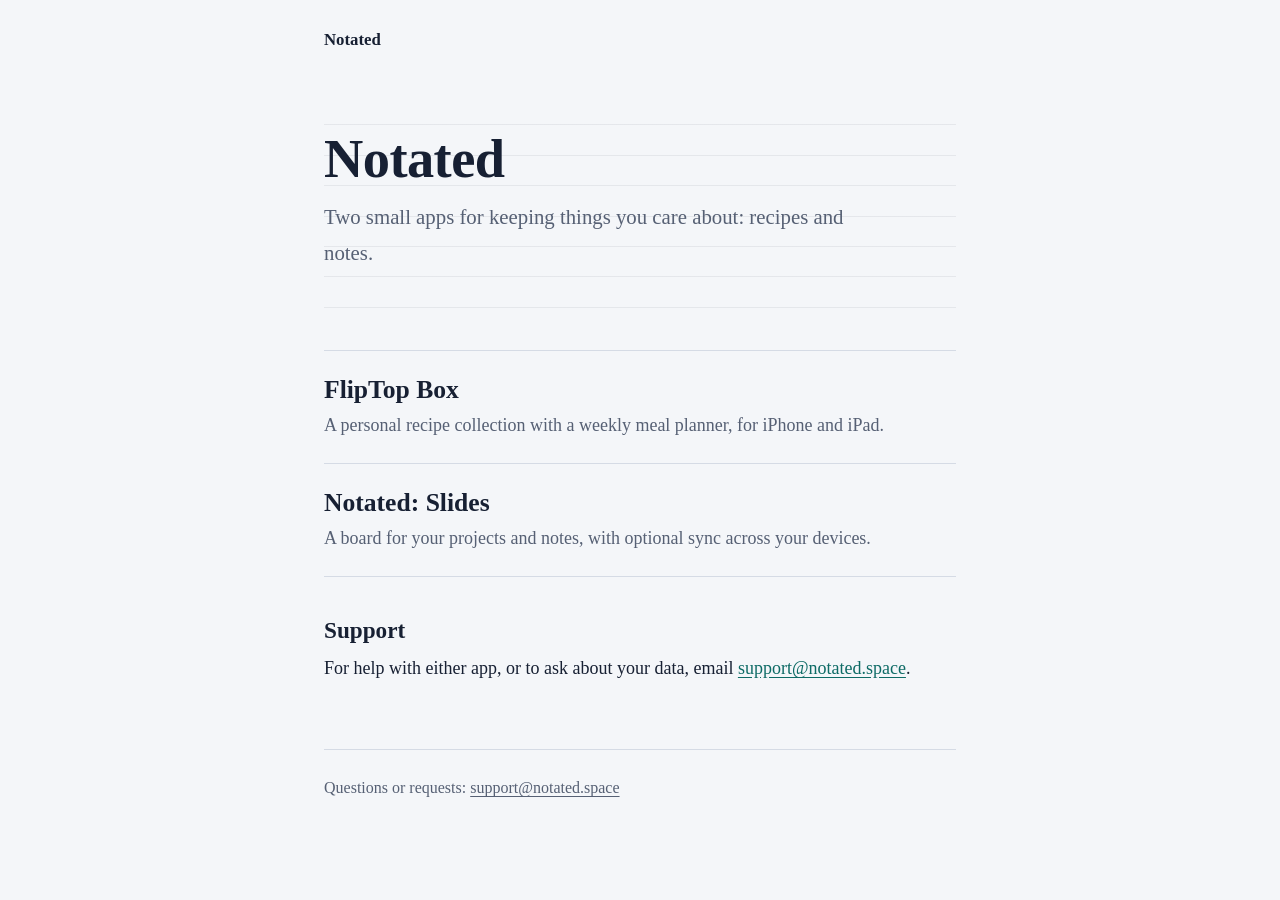
<file: index.html>
<!DOCTYPE html>
<html lang="en">

<head>
    <meta charset="utf-8">
    <meta name="viewport" content="width=device-width, initial-scale=1">
    <title>Notated: apps by an independent developer</title>
    <meta name="description" content="FlipTop Box and Notated: Slides, apps by an independent developer.">
    <link rel="stylesheet" href="style.css">
</head>

<body>
    <div class="wrap">
        <header class="site"><a href="./">Notated</a></header>
        <main>

            <div class="ruled">
                <h1>Notated</h1>
                <p class="lede">Two small apps for keeping things you care about: recipes and notes.</p>
            </div>
            <ul class="apps">
                <li>
                    <h2><a href="fliptop-box/">FlipTop Box</a></h2>
                    <p>A personal recipe collection with a weekly meal planner, for iPhone and iPad.</p>
                </li>
                <li>
                    <h2><a href="notated-slides/">Notated: Slides</a></h2>
                    <p>A board for your projects and notes, with optional sync across your devices.</p>
                </li>
            </ul>
            <h2>Support</h2>
            <p>For help with either app, or to ask about your data, email <a
                    href="mailto:support@notated.space">support@notated.space</a>.</p>

        </main>
        <footer class="site">
            <p>Questions or requests: <a href="mailto:support@notated.space">support@notated.space</a></p>
        </footer>
    </div>
</body>

</html>
</file>
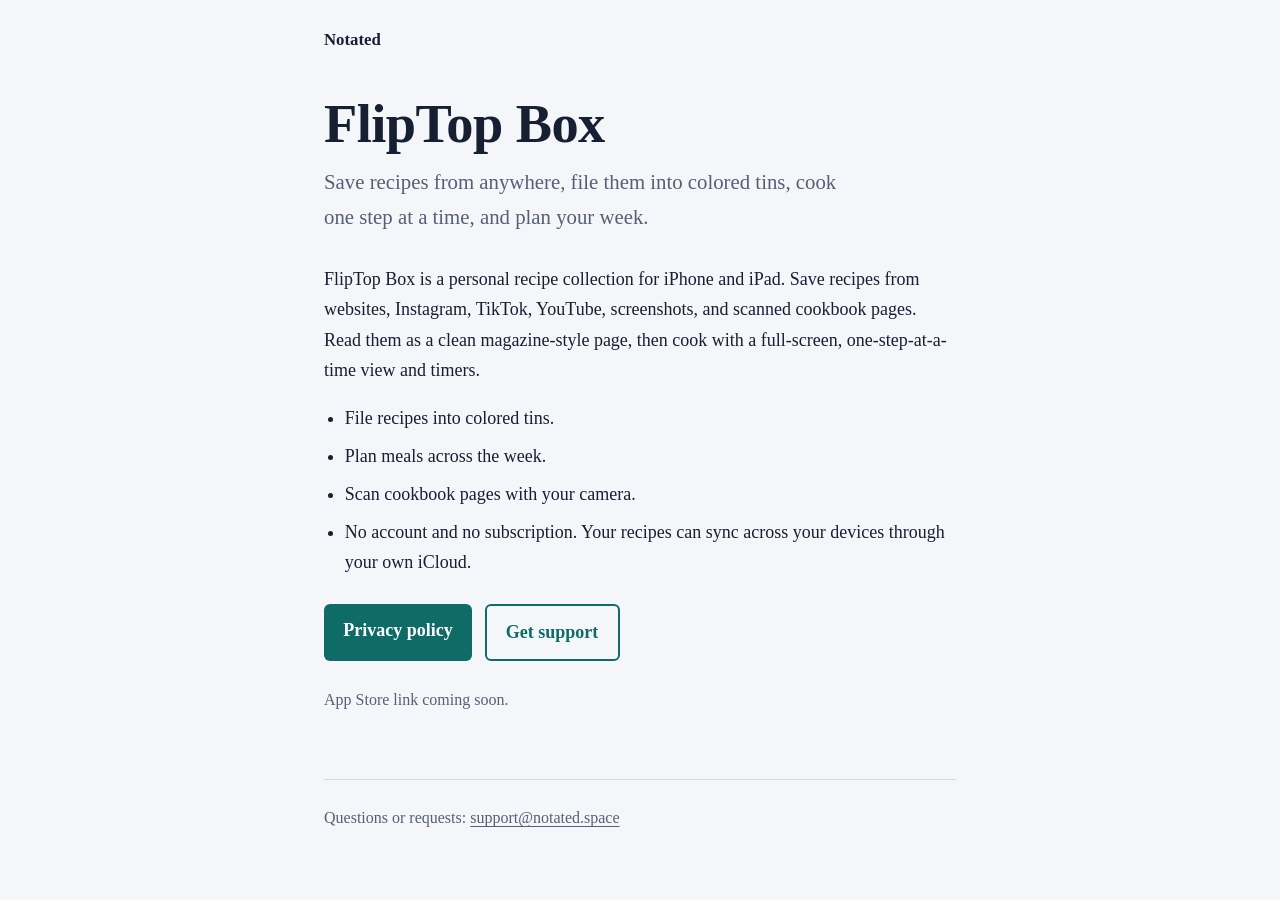
<file: fliptop-box/index.html>
<!DOCTYPE html>
<html lang="en">
<head>
<meta charset="utf-8">
<meta name="viewport" content="width=device-width, initial-scale=1">
<title>FlipTop Box</title>
<meta name="description" content="FlipTop Box: a personal recipe collection with meal planning for iPhone and iPad.">
<link rel="stylesheet" href="../style.css">
</head>
<body>
<div class="wrap">
<header class="site"><a href="../">Notated</a></header>
<main>

<h1>FlipTop Box</h1>
<p class="lede">Save recipes from anywhere, file them into colored tins, cook one step at a time, and plan your week.</p>
<p>FlipTop Box is a personal recipe collection for iPhone and iPad. Save recipes from websites, Instagram, TikTok, YouTube, screenshots, and scanned cookbook pages. Read them as a clean magazine-style page, then cook with a full-screen, one-step-at-a-time view and timers.</p>
<ul>
<li>File recipes into colored tins.</li>
<li>Plan meals across the week.</li>
<li>Scan cookbook pages with your camera.</li>
<li>No account and no subscription. Your recipes can sync across your devices through your own iCloud.</li>
</ul>
<div class="actions">
<a class="btn" href="privacy/">Privacy policy</a>
<a class="btn quiet" href="mailto:support@notated.space?subject=FlipTop%20Box%20support">Get support</a>
</div>
<p class="meta">App Store link coming soon.</p>

</main>
<footer class="site">
<p>Questions or requests: <a href="mailto:support@notated.space">support@notated.space</a></p>
</footer>
</div>
</body>
</html>
</file>
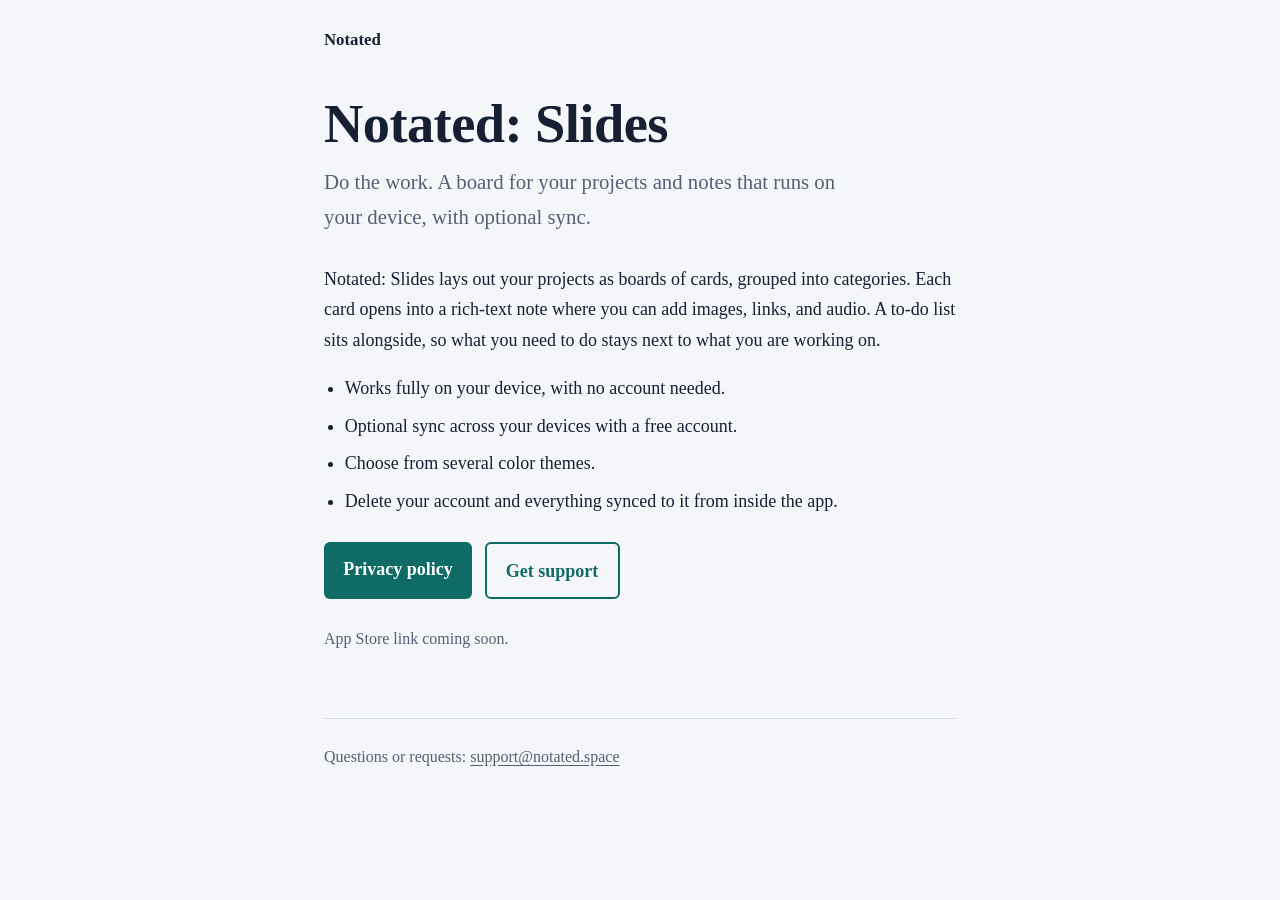
<file: notated-slides/index.html>
<!DOCTYPE html>
<html lang="en">
<head>
<meta charset="utf-8">
<meta name="viewport" content="width=device-width, initial-scale=1">
<title>Notated: Slides</title>
<meta name="description" content="Notated: Slides, a board for your projects and notes with optional sync.">
<link rel="stylesheet" href="../style.css">
</head>
<body>
<div class="wrap">
<header class="site"><a href="../">Notated</a></header>
<main>

<h1>Notated: Slides</h1>
<p class="lede">Do the work. A board for your projects and notes that runs on your device, with optional sync.</p>
<p>Notated: Slides lays out your projects as boards of cards, grouped into categories. Each card opens into a rich-text note where you can add images, links, and audio. A to-do list sits alongside, so what you need to do stays next to what you are working on.</p>
<ul>
<li>Works fully on your device, with no account needed.</li>
<li>Optional sync across your devices with a free account.</li>
<li>Choose from several color themes.</li>
<li>Delete your account and everything synced to it from inside the app.</li>
</ul>
<div class="actions">
<a class="btn" href="privacy/">Privacy policy</a>
<a class="btn quiet" href="mailto:support@notated.space?subject=Notated%3A%20Slides%20support">Get support</a>
</div>
<p class="meta">App Store link coming soon.</p>

</main>
<footer class="site">
<p>Questions or requests: <a href="mailto:support@notated.space">support@notated.space</a></p>
</footer>
</div>
</body>
</html>
</file>
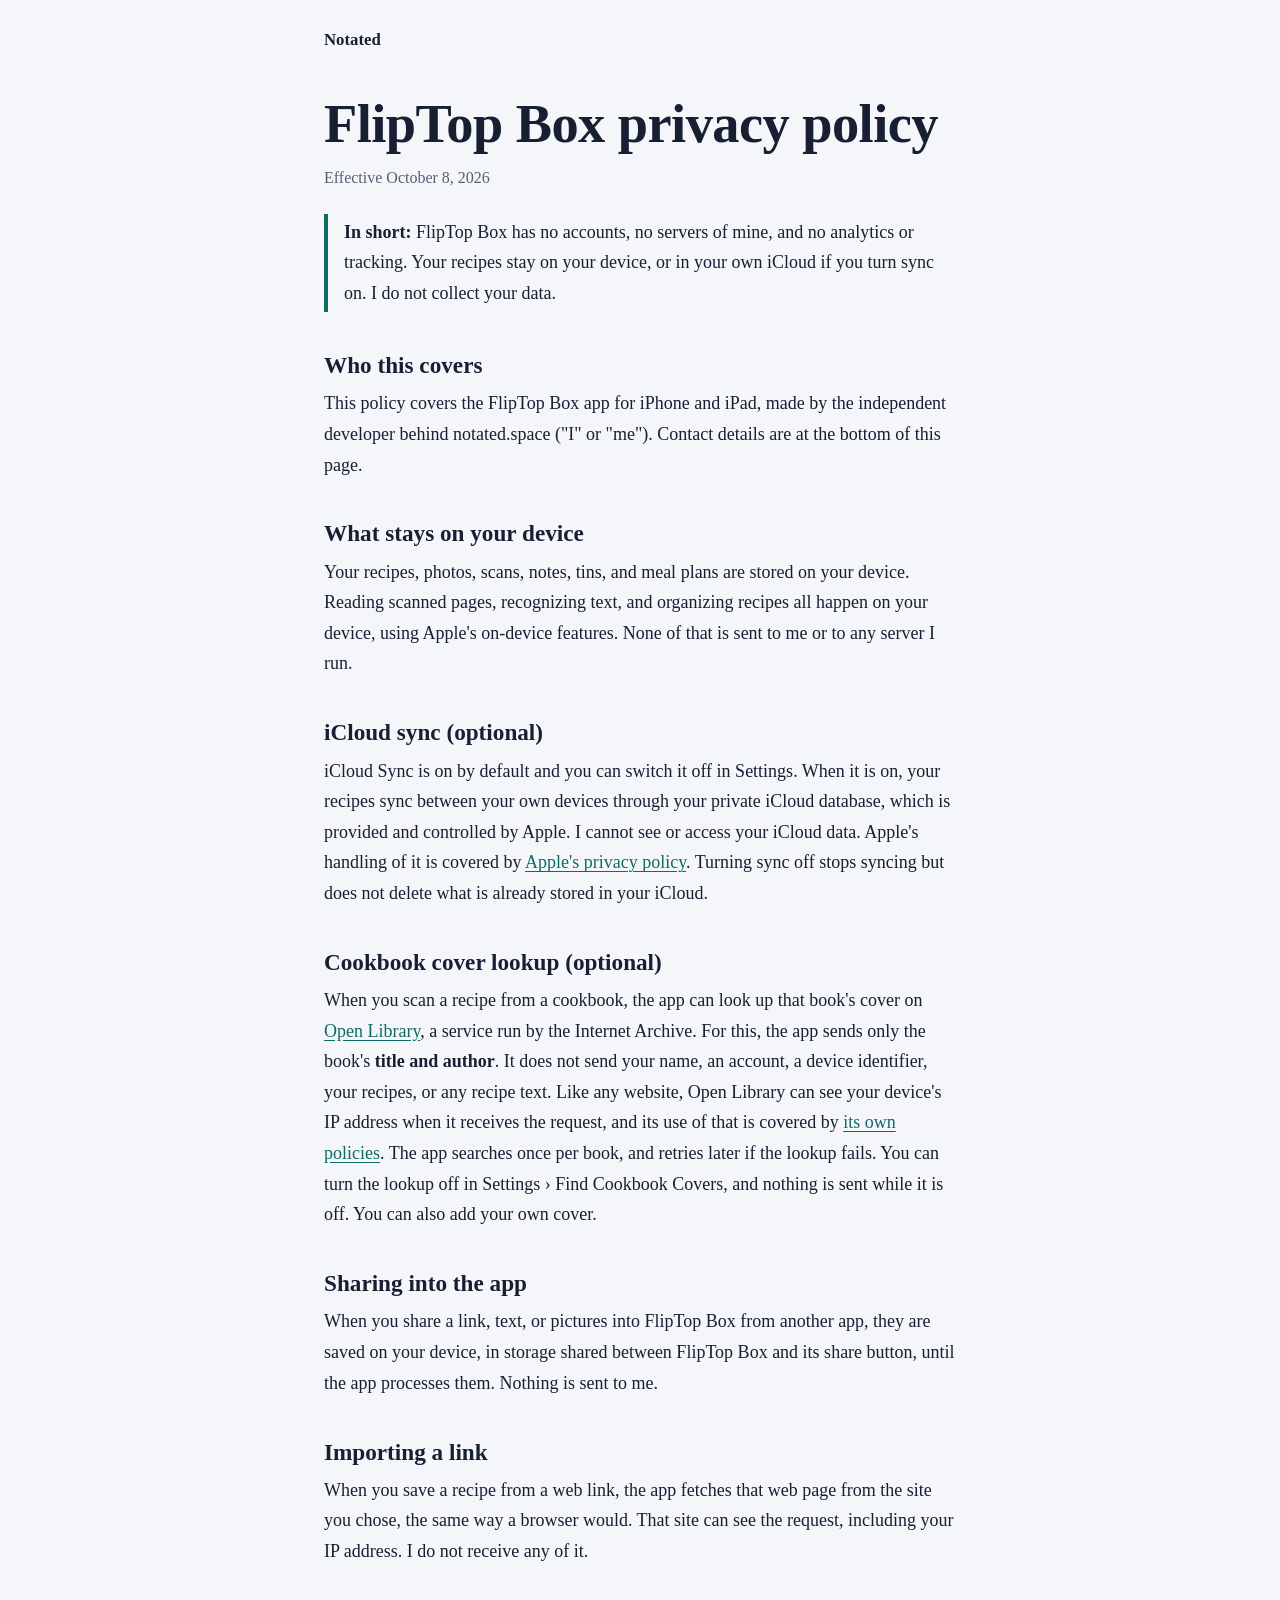
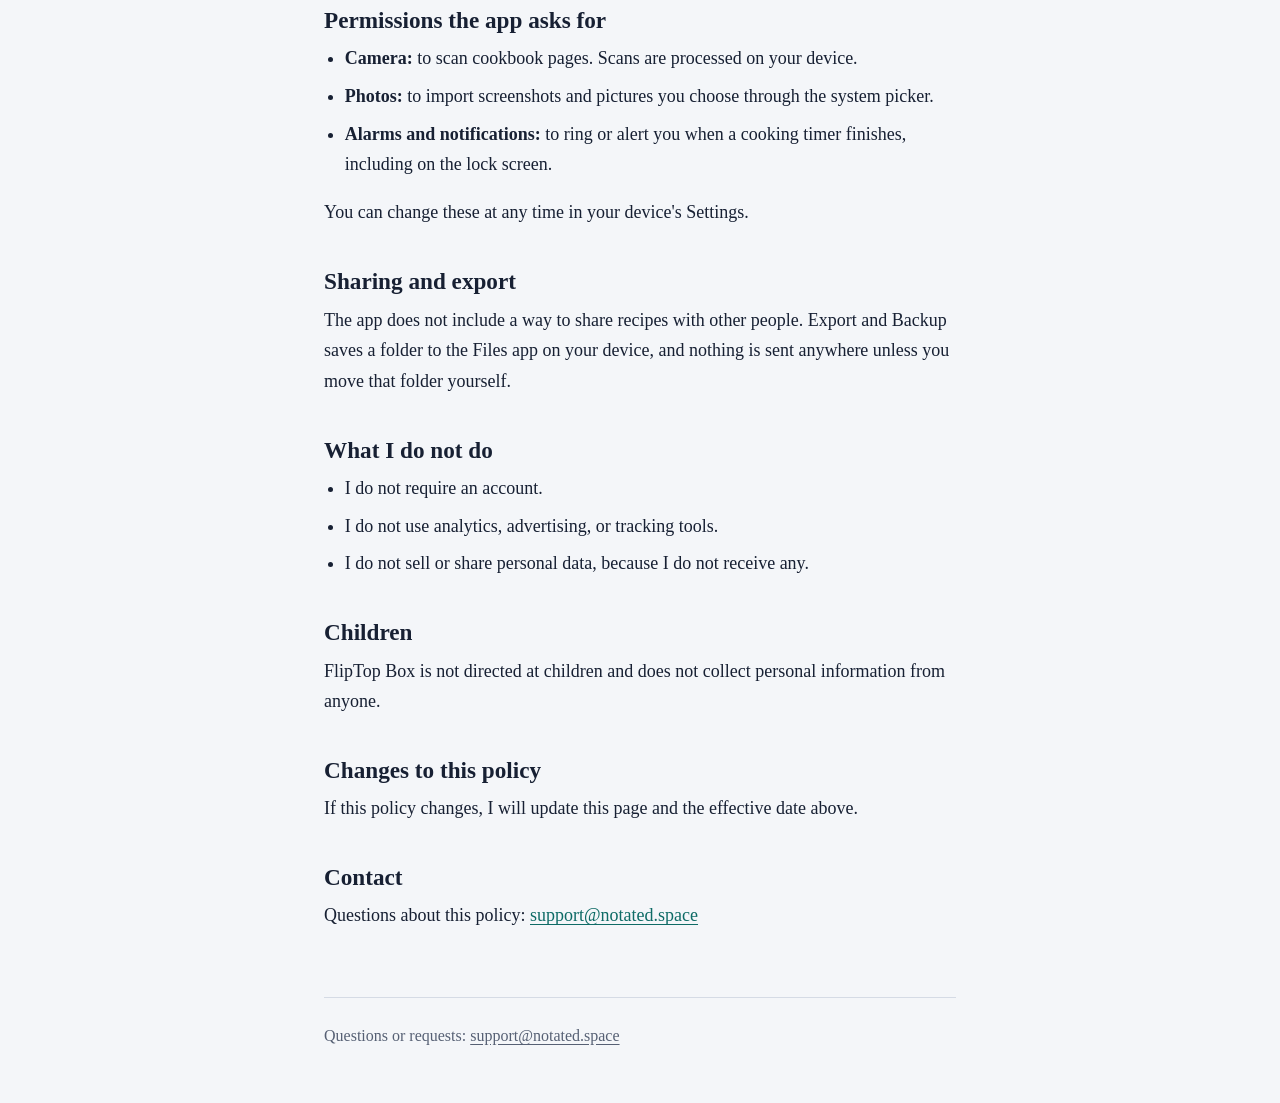
<file: fliptop-box/privacy/index.html>
<!DOCTYPE html>
<html lang="en">
<head>
<meta charset="utf-8">
<meta name="viewport" content="width=device-width, initial-scale=1">
<title>FlipTop Box privacy policy</title>
<meta name="description" content="How FlipTop Box handles your data.">
<link rel="stylesheet" href="../../style.css">
</head>
<body>
<div class="wrap">
<header class="site"><a href="../../">Notated</a></header>
<main>

<h1>FlipTop Box privacy policy</h1>
<p class="meta">Effective October 8, 2026</p>

<p class="note"><strong>In short:</strong> FlipTop Box has no accounts, no servers of mine, and no analytics or tracking. Your recipes stay on your device, or in your own iCloud if you turn sync on. I do not collect your data.</p>

<h2>Who this covers</h2>
<p>This policy covers the FlipTop Box app for iPhone and iPad, made by the independent developer behind notated.space ("I" or "me"). Contact details are at the bottom of this page.</p>

<h2>What stays on your device</h2>
<p>Your recipes, photos, scans, notes, tins, and meal plans are stored on your device. Reading scanned pages, recognizing text, and organizing recipes all happen on your device, using Apple's on-device features. None of that is sent to me or to any server I run.</p>

<h2>iCloud sync (optional)</h2>
<p>iCloud Sync is on by default and you can switch it off in Settings. When it is on, your recipes sync between your own devices through your private iCloud database, which is provided and controlled by Apple. I cannot see or access your iCloud data. Apple's handling of it is covered by <a href="https://www.apple.com/legal/privacy/">Apple's privacy policy</a>. Turning sync off stops syncing but does not delete what is already stored in your iCloud.</p>

<h2>Cookbook cover lookup (optional)</h2>
<p>When you scan a recipe from a cookbook, the app can look up that book's cover on <a href="https://openlibrary.org">Open Library</a>, a service run by the Internet Archive. For this, the app sends only the book's <strong>title and author</strong>. It does not send your name, an account, a device identifier, your recipes, or any recipe text. Like any website, Open Library can see your device's IP address when it receives the request, and its use of that is covered by <a href="https://archive.org/about/terms.php">its own policies</a>. The app searches once per book, and retries later if the lookup fails. You can turn the lookup off in Settings › Find Cookbook Covers, and nothing is sent while it is off. You can also add your own cover.</p>

<h2>Sharing into the app</h2>
<p>When you share a link, text, or pictures into FlipTop Box from another app, they are saved on your device, in storage shared between FlipTop Box and its share button, until the app processes them. Nothing is sent to me.</p>

<h2>Importing a link</h2>
<p>When you save a recipe from a web link, the app fetches that web page from the site you chose, the same way a browser would. That site can see the request, including your IP address. I do not receive any of it.</p>

<h2>Permissions the app asks for</h2>
<ul>
<li><strong>Camera:</strong> to scan cookbook pages. Scans are processed on your device.</li>
<li><strong>Photos:</strong> to import screenshots and pictures you choose through the system picker.</li>
<li><strong>Alarms and notifications:</strong> to ring or alert you when a cooking timer finishes, including on the lock screen.</li>
</ul>
<p>You can change these at any time in your device's Settings.</p>

<h2>Sharing and export</h2>
<p>The app does not include a way to share recipes with other people. Export and Backup saves a folder to the Files app on your device, and nothing is sent anywhere unless you move that folder yourself.</p>

<h2>What I do not do</h2>
<ul>
<li>I do not require an account.</li>
<li>I do not use analytics, advertising, or tracking tools.</li>
<li>I do not sell or share personal data, because I do not receive any.</li>
</ul>

<h2>Children</h2>
<p>FlipTop Box is not directed at children and does not collect personal information from anyone.</p>

<h2>Changes to this policy</h2>
<p>If this policy changes, I will update this page and the effective date above.</p>

<h2>Contact</h2>
<p>Questions about this policy: <a href="mailto:support@notated.space">support@notated.space</a></p>

</main>
<footer class="site">
<p>Questions or requests: <a href="mailto:support@notated.space">support@notated.space</a></p>
</footer>
</div>
</body>
</html>
</file>
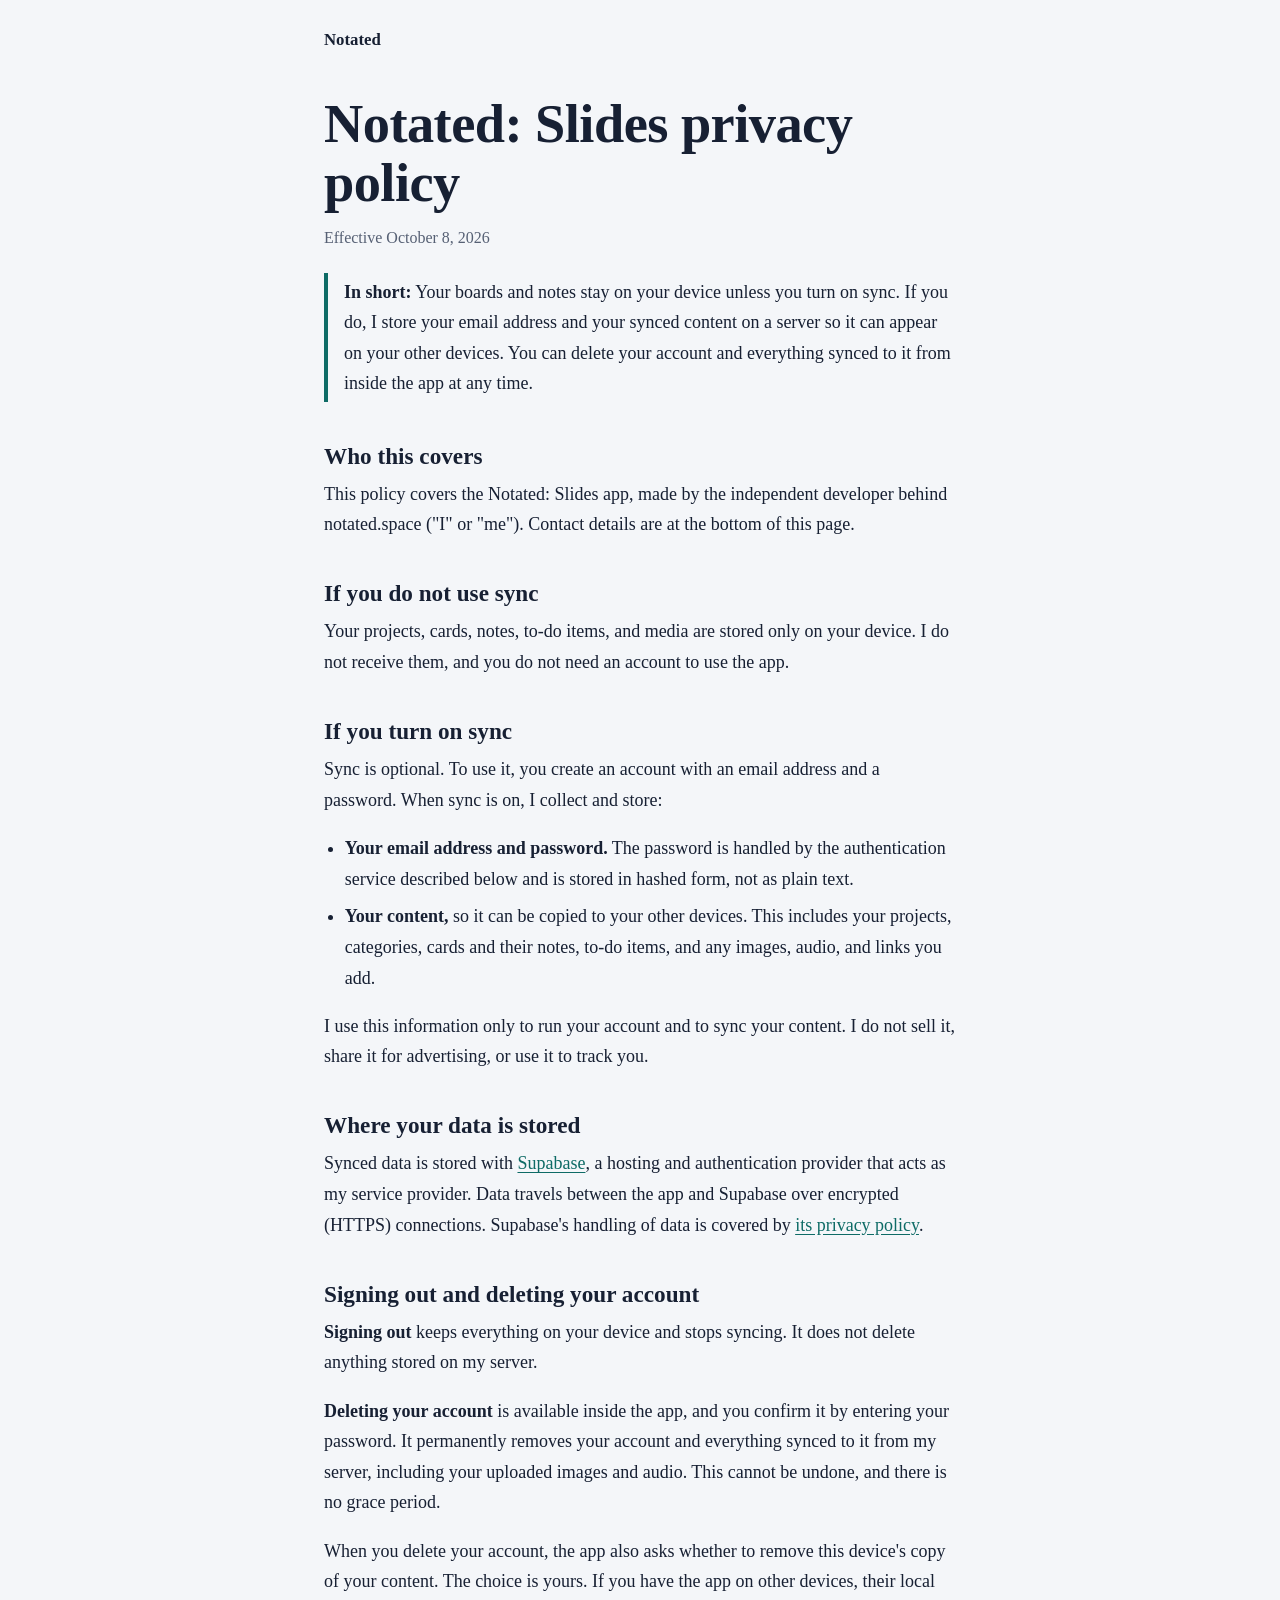
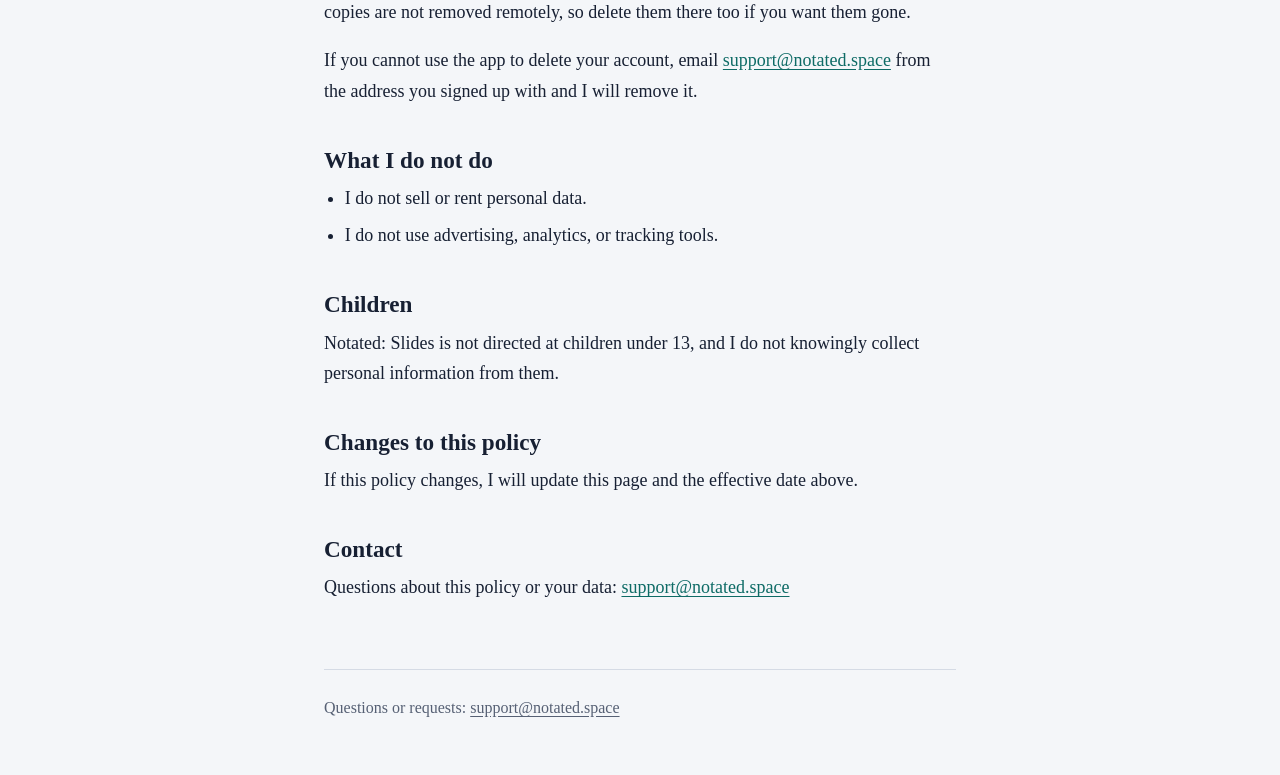
<file: notated-slides/privacy/index.html>
<!DOCTYPE html>
<html lang="en">
<head>
<meta charset="utf-8">
<meta name="viewport" content="width=device-width, initial-scale=1">
<title>Notated: Slides privacy policy</title>
<meta name="description" content="How Notated: Slides handles your data.">
<link rel="stylesheet" href="../../style.css">
</head>
<body>
<div class="wrap">
<header class="site"><a href="../../">Notated</a></header>
<main>

<h1>Notated: Slides privacy policy</h1>
<p class="meta">Effective October 8, 2026</p>

<p class="note"><strong>In short:</strong> Your boards and notes stay on your device unless you turn on sync. If you do, I store your email address and your synced content on a server so it can appear on your other devices. You can delete your account and everything synced to it from inside the app at any time.</p>

<h2>Who this covers</h2>
<p>This policy covers the Notated: Slides app, made by the independent developer behind notated.space ("I" or "me"). Contact details are at the bottom of this page.</p>

<h2>If you do not use sync</h2>
<p>Your projects, cards, notes, to-do items, and media are stored only on your device. I do not receive them, and you do not need an account to use the app.</p>

<h2>If you turn on sync</h2>
<p>Sync is optional. To use it, you create an account with an email address and a password. When sync is on, I collect and store:</p>
<ul>
<li><strong>Your email address and password.</strong> The password is handled by the authentication service described below and is stored in hashed form, not as plain text.</li>
<li><strong>Your content,</strong> so it can be copied to your other devices. This includes your projects, categories, cards and their notes, to-do items, and any images, audio, and links you add.</li>
</ul>
<p>I use this information only to run your account and to sync your content. I do not sell it, share it for advertising, or use it to track you.</p>

<h2>Where your data is stored</h2>
<p>Synced data is stored with <a href="https://supabase.com">Supabase</a>, a hosting and authentication provider that acts as my service provider. Data travels between the app and Supabase over encrypted (HTTPS) connections. Supabase's handling of data is covered by <a href="https://supabase.com/privacy">its privacy policy</a>.</p>

<h2>Signing out and deleting your account</h2>
<p><strong>Signing out</strong> keeps everything on your device and stops syncing. It does not delete anything stored on my server.</p>
<p><strong>Deleting your account</strong> is available inside the app, and you confirm it by entering your password. It permanently removes your account and everything synced to it from my server, including your uploaded images and audio. This cannot be undone, and there is no grace period.</p>
<p>When you delete your account, the app also asks whether to remove this device's copy of your content. The choice is yours. If you have the app on other devices, their local copies are not removed remotely, so delete them there too if you want them gone.</p>
<p>If you cannot use the app to delete your account, email <a href="mailto:support@notated.space">support@notated.space</a> from the address you signed up with and I will remove it.</p>

<h2>What I do not do</h2>
<ul>
<li>I do not sell or rent personal data.</li>
<li>I do not use advertising, analytics, or tracking tools.</li>
</ul>

<h2>Children</h2>
<p>Notated: Slides is not directed at children under 13, and I do not knowingly collect personal information from them.</p>

<h2>Changes to this policy</h2>
<p>If this policy changes, I will update this page and the effective date above.</p>

<h2>Contact</h2>
<p>Questions about this policy or your data: <a href="mailto:support@notated.space">support@notated.space</a></p>

</main>
<footer class="site">
<p>Questions or requests: <a href="mailto:support@notated.space">support@notated.space</a></p>
</footer>
</div>
</body>
</html>
</file>
<file: style.css>
:root{
  --paper:#F4F6F9; --ink:#172033; --muted:#566074; --rule:#D5DBE5; --accent:#0E6B66; --accent-ink:#FFFFFF;
  --line:rgba(23,32,51,.07);
}
@media (prefers-color-scheme:dark){
  :root:not([data-theme="light"]){
    --paper:#10151F; --ink:#E7EBF2; --muted:#9AA5B8; --rule:#2A3345; --accent:#5CC4BC; --accent-ink:#10151F;
    --line:rgba(231,235,242,.06);
  }
}
*{box-sizing:border-box}
html{-webkit-text-size-adjust:100%}
body{
  margin:0; background:var(--paper); color:var(--ink);
  font-family:"Iowan Old Style","Palatino Linotype",Palatino,Georgia,"Times New Roman",serif;
  font-size:1.125rem; line-height:1.7;
}
a{color:var(--accent); text-underline-offset:.18em}
a:focus-visible{outline:3px solid var(--accent); outline-offset:3px; border-radius:2px}
.wrap{max-width:42rem; margin:0 auto; padding:0 1.25rem}
header.site{padding:1.5rem 0 0}
header.site a{color:var(--ink); font-weight:700; text-decoration:none; font-size:1.05rem}
main{padding:2.5rem 0 3rem}
h1{font-size:clamp(2.2rem,7vw,3.4rem); line-height:1.1; margin:0 0 .6rem; letter-spacing:-.01em}
h2{font-size:1.45rem; line-height:1.3; margin:2.4rem 0 .5rem}
p,ul{margin:0 0 1.1rem}
ul{padding-left:1.3rem}
li{margin-bottom:.45rem}
.lede{font-size:1.3rem; color:var(--muted); margin-bottom:1.8rem; max-width:34rem}
.meta{color:var(--muted); font-size:1rem}
/* ruled-paper hero, used on the home page only */
.ruled{
  background-image:repeating-linear-gradient(to bottom,transparent 0,transparent calc(1.9rem - 1px),var(--line) calc(1.9rem - 1px),var(--line) 1.9rem);
  padding:2.2rem 0 1.2rem; margin-bottom:1rem;
}
.apps{list-style:none; padding:0; margin:2rem 0 0}
.apps li{border-top:1px solid var(--rule); padding:1.4rem 0; margin:0}
.apps li:last-child{border-bottom:1px solid var(--rule)}
.apps h2{margin:0 0 .2rem; font-size:1.6rem}
.apps h2 a{color:var(--ink); text-decoration:none}
.apps h2 a:hover{text-decoration:underline}
.apps p{margin:0; color:var(--muted)}
.btn{
  display:inline-block; background:var(--accent); color:var(--accent-ink); text-decoration:none;
  padding:.7rem 1.2rem; min-height:44px; border-radius:6px; font-weight:700; font-family:inherit;
}
.btn.quiet{background:transparent; color:var(--accent); border:2px solid var(--accent)}
.actions{display:flex; flex-wrap:wrap; gap:.8rem; margin:1.6rem 0}
.note{border-left:4px solid var(--accent); padding:.2rem 0 .2rem 1rem; margin:1.4rem 0; color:var(--ink)}
footer.site{border-top:1px solid var(--rule); padding:1.5rem 0 3rem; color:var(--muted); font-size:1rem}
footer.site a{color:var(--muted)}
footer.site p{margin:0 0 .4rem}
@media (prefers-reduced-motion:reduce){*{scroll-behavior:auto!important}}
</file>
